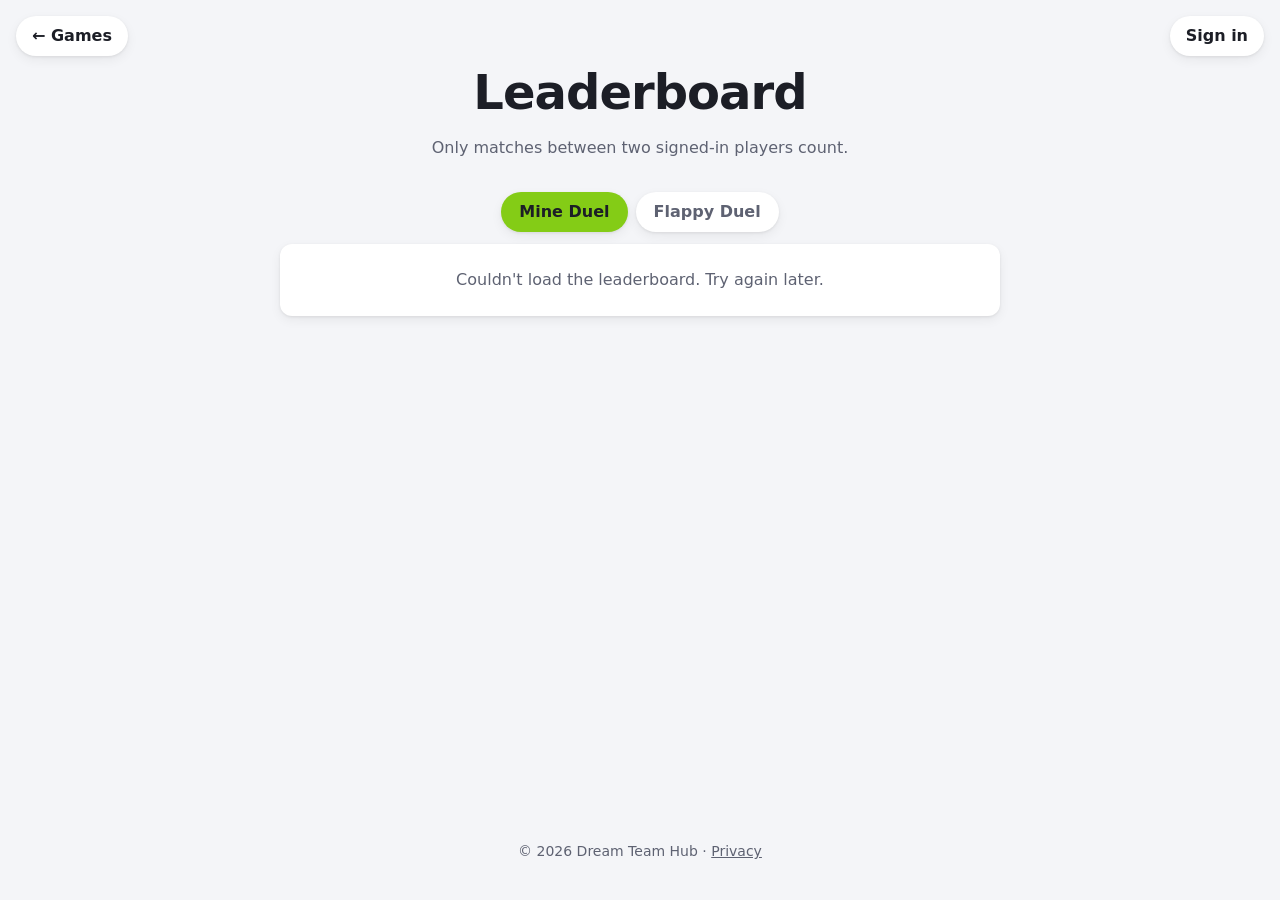
<file: leaderboard.html>
<!doctype html>
<html lang="en">
<head>
  <meta charset="utf-8">
  <meta name="viewport" content="width=device-width, initial-scale=1">
  <title>Leaderboard ~ Dream Team Hub</title>
  <meta name="description" content="Top players across Dream Team Hub games.">
  <link rel="canonical" href="https://dreamteamhub.ca/leaderboard.html">
  <link rel="icon" href="data:image/svg+xml,<svg xmlns='http://www.w3.org/2000/svg' viewBox='0 0 100 100'><text y='.9em' font-size='90'>✨</text></svg>">
  <link rel="stylesheet" href="css/styles.css">
</head>
<body>
  <header class="site-header">
    <nav class="site-nav" aria-label="Site">
      <a class="pill-link" href="/">&larr; Games</a>
    </nav>
    <!-- Filled in by js/account.js: "Sign in", or the player's name with a menu. -->
    <div id="account" class="account"></div>
    <h1>Leaderboard</h1>
    <p class="tagline">Only matches between two signed-in players count.</p>
  </header>

  <main>
    <!-- Tabs and table filled in by js/leaderboard.js. -->
    <section class="leaderboard" aria-label="Leaderboards">
      <div id="leaderboard-tabs" class="leaderboard__tabs" role="tablist" aria-label="Game"></div>
      <div id="leaderboard-panel" class="leaderboard__panel" role="tabpanel"></div>
    </section>
  </main>

  <footer class="site-footer">
    <p>&copy; <span id="year"></span> Dream Team Hub &middot; <a href="privacy.html">Privacy</a></p>
  </footer>

  <script>document.getElementById("year").textContent = new Date().getFullYear();</script>
  <script src="js/account.js"></script>
  <script src="js/leaderboard.js"></script>
</body>
</html>
</file>
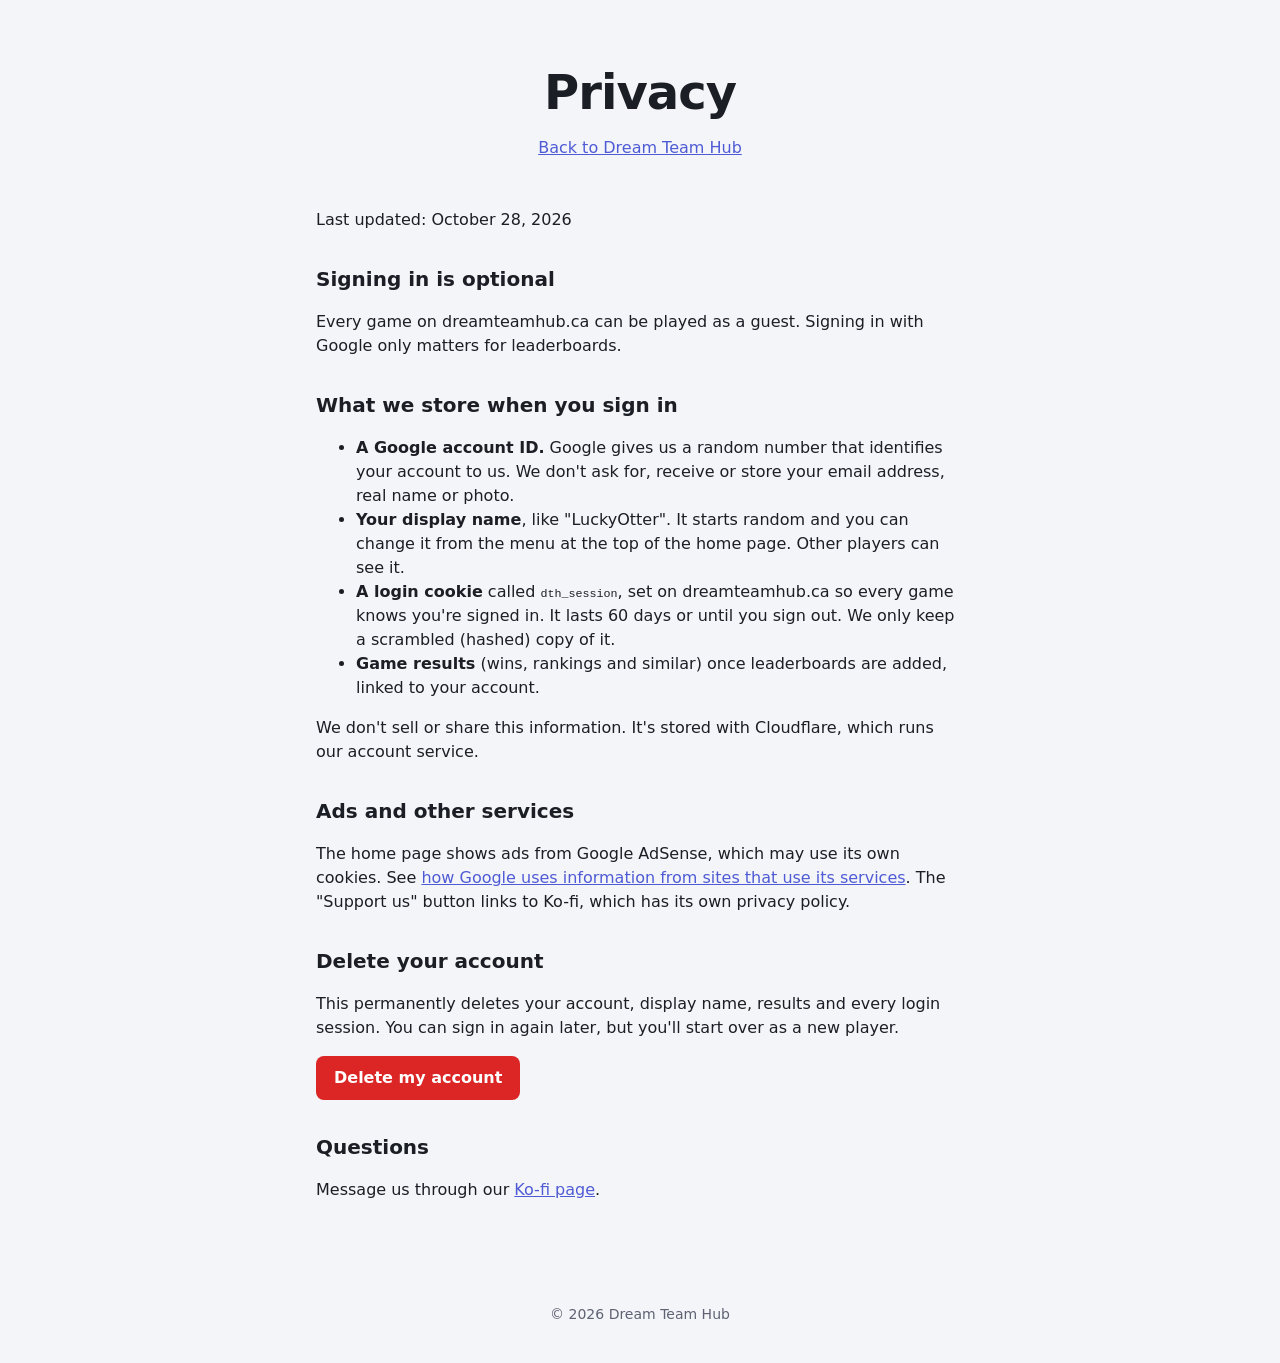
<file: privacy.html>
<!doctype html>
<html lang="en">
<head>
  <meta charset="utf-8">
  <meta name="viewport" content="width=device-width, initial-scale=1">
  <title>Privacy ~ Dream Team Hub</title>
  <meta name="description" content="What Dream Team Hub stores when you sign in, and how to delete it.">
  <link rel="canonical" href="https://dreamteamhub.ca/privacy.html">
  <link rel="icon" href="data:image/svg+xml,<svg xmlns='http://www.w3.org/2000/svg' viewBox='0 0 100 100'><text y='.9em' font-size='90'>✨</text></svg>">
  <link rel="stylesheet" href="css/styles.css">
</head>
<body>
  <header class="site-header">
    <h1>Privacy</h1>
    <p class="tagline"><a href="/">Back to Dream Team Hub</a></p>
  </header>

  <main class="prose">
    <p>Last updated: October 28, 2026</p>

    <h2>Signing in is optional</h2>
    <p>Every game on dreamteamhub.ca can be played as a guest. Signing in with Google only matters
      for leaderboards.</p>

    <h2>What we store when you sign in</h2>
    <ul>
      <li><strong>A Google account ID.</strong> Google gives us a random number that identifies your
        account to us. We don't ask for, receive or store your email address, real name or photo.</li>
      <li><strong>Your display name</strong>, like "LuckyOtter". It starts random and you can change it
        from the menu at the top of the home page. Other players can see it.</li>
      <li><strong>A login cookie</strong> called <code>dth_session</code>, set on dreamteamhub.ca so every
        game knows you're signed in. It lasts 60 days or until you sign out. We only keep a scrambled
        (hashed) copy of it.</li>
      <li><strong>Game results</strong> (wins, rankings and similar) once leaderboards are added, linked
        to your account.</li>
    </ul>
    <p>We don't sell or share this information. It's stored with Cloudflare, which runs our account
      service.</p>

    <h2>Ads and other services</h2>
    <p>The home page shows ads from Google AdSense, which may use its own cookies. See
      <a href="https://policies.google.com/technologies/ads">how Google uses information from sites
      that use its services</a>. The "Support us" button links to Ko-fi, which has its own privacy
      policy.</p>

    <h2>Delete your account</h2>
    <p>This permanently deletes your account, display name, results and every login session. You can
      sign in again later, but you'll start over as a new player.</p>
    <form id="delete-account" class="danger-form" method="post" action="https://account.dreamteamhub.ca/me/delete">
      <button type="submit" class="danger-button">Delete my account</button>
    </form>
    <p id="deleted" class="notice" hidden>Your account has been deleted.</p>

    <h2>Questions</h2>
    <p>Message us through our <a href="https://ko-fi.com/abtea">Ko-fi page</a>.</p>
  </main>

  <footer class="site-footer">
    <p>&copy; <span id="year"></span> Dream Team Hub</p>
  </footer>

  <script>
    document.getElementById("year").textContent = new Date().getFullYear();

    // Come back here afterwards, with a note that it worked.
    var form = document.getElementById("delete-account");
    var back = location.origin + location.pathname + "?deleted=1";
    form.action += "?return=" + encodeURIComponent(back);
    form.addEventListener("submit", function (event) {
      if (!confirm("Delete your Dream Team Hub account? This can't be undone.")) event.preventDefault();
    });
    if (new URLSearchParams(location.search).has("deleted")) {
      document.getElementById("deleted").hidden = false;
    }
  </script>
</body>
</html>
</file>
<file: css/styles.css>
:root {
  --bg: #f4f5f8;
  --surface: #ffffff;
  --text: #1c1e26;
  --muted: #5e6272;
  --accent: #4f5bd5;
  --card-fallback: linear-gradient(135deg, #4f5bd5, #2a2f6b);
  --shadow: 0 1px 3px rgba(0, 0, 0, 0.08), 0 4px 12px rgba(0, 0, 0, 0.06);
  --shadow-hover: 0 4px 10px rgba(0, 0, 0, 0.12), 0 12px 28px rgba(0, 0, 0, 0.12);
  --radius: 12px;
}

@media (prefers-color-scheme: dark) {
  :root {
    --bg: #121319;
    --surface: #1c1e27;
    --text: #eceef4;
    --muted: #a2a6b6;
    --accent: #8b95ff;
    --shadow: 0 1px 3px rgba(0, 0, 0, 0.4);
    --shadow-hover: 0 8px 24px rgba(0, 0, 0, 0.5);
  }
}

*,
*::before,
*::after {
  box-sizing: border-box;
}

body {
  margin: 0;
  min-height: 100vh;
  display: flex;
  flex-direction: column;
  background: var(--bg);
  color: var(--text);
  font-family: system-ui, -apple-system, "Segoe UI", Roboto, Helvetica, Arial, sans-serif;
  line-height: 1.5;
}

main {
  flex: 1;
  width: 100%;
  max-width: 1200px;
  margin: 0 auto;
  padding: 0 16px 48px;
}

.site-header {
  position: relative;
  text-align: center;
  padding: 56px 16px 32px;
}

/* ---------- Site nav (top left) ---------- */

.site-nav {
  position: absolute;
  top: 16px;
  left: 16px;
  z-index: 10;
}

/* ---------- Account (sign-in, top right) ---------- */

.account {
  position: absolute;
  top: 16px;
  right: 16px;
  z-index: 10;
  text-align: left;
}

/* Pill buttons in the header corners: "Leaderboard" / "Games" on the left, the account on the right. */
.pill-link,
.account__signin,
.account__name {
  display: inline-block;
  padding: 8px 16px;
  border: 0;
  border-radius: 999px;
  background: var(--surface);
  box-shadow: var(--shadow);
  color: var(--text);
  font: inherit;
  font-weight: 600;
  text-decoration: none;
  cursor: pointer;
  transition: box-shadow 0.2s ease;
}

.pill-link:hover,
.account__signin:hover,
.account__name:hover,
.account__name[aria-expanded="true"] {
  box-shadow: 0 0 0 3px rgba(132, 204, 22, 0.5), var(--shadow);
}

.pill-link:focus-visible,
.account__signin:focus-visible,
.account__name:focus-visible {
  outline: 3px solid var(--accent);
  outline-offset: 3px;
}

.account__name::after {
  content: " \25BE";
  color: var(--muted);
}

.account__panel {
  position: absolute;
  top: calc(100% + 8px);
  right: 0;
  width: min(280px, calc(100vw - 32px));
  padding: 16px;
  border-radius: var(--radius);
  background: var(--surface);
  box-shadow: var(--shadow-hover);
}

.account__panel[hidden] {
  display: none;
}

.account__label {
  margin: 0;
  color: var(--muted);
  font-size: 0.8rem;
}

.account__current {
  margin: 0 0 12px;
  font-size: 1.1rem;
  font-weight: 600;
}

.account__rename {
  display: grid;
  grid-template-columns: 1fr 1fr;
  gap: 8px;
}

.account__rename select {
  min-width: 0;
  padding: 6px;
  border: 1px solid var(--muted);
  border-radius: 8px;
  background: var(--bg);
  color: var(--text);
  font: inherit;
}

.account__save,
.account__signout {
  padding: 8px 12px;
  border: 0;
  border-radius: 8px;
  font: inherit;
  font-weight: 600;
  cursor: pointer;
}

.account__save {
  grid-column: 1 / -1;
  background: #84cc16;
  color: #1c1e26;
}

.account__save:disabled {
  opacity: 0.6;
  cursor: default;
}

.account__status {
  grid-column: 1 / -1;
  margin: 0;
  min-height: 1.2em;
  color: var(--muted);
  font-size: 0.85rem;
}

.account__logout {
  margin: 12px 0 0;
  padding-top: 12px;
  border-top: 1px solid var(--bg);
}

.account__signout {
  width: 100%;
  background: var(--bg);
  color: var(--text);
}

.account__privacy {
  display: block;
  margin-top: 10px;
  color: var(--muted);
  font-size: 0.8rem;
  text-align: center;
}

/* Small screens: keep the button clear of the centered title. */
@media (max-width: 520px) {
  .site-header {
    padding-top: 64px;
  }
}

.site-header h1 {
  margin: 0;
  font-size: clamp(2rem, 5vw, 3rem);
  letter-spacing: -0.02em;
}

.tagline {
  margin: 8px 0 0;
  color: var(--muted);
}

/* ---------- Ko-fi ---------- */

.kofi-button {
  display: flex;
  align-items: center;
  justify-content: center;
  gap: 10px;
  font-family: 'DM Sans', sans-serif !important;
  width: 100%;
  margin: 0 0 32px;
  padding: 16px;
  border-radius: var(--radius);
  background: #84cc16;
  color: #1c1e26;
  font-weight: 600;
  font-size: 1.1rem;
  text-align: center;
  text-decoration: none;
  box-shadow: var(--shadow);
  transition: transform 0.2s ease, box-shadow 0.2s ease;
}

.kofi-button__icon {
  height: 1.6em;
  width: auto;
}

.kofi-button:hover,
.kofi-button:focus-visible {
  transform: translateY(-2px);
  box-shadow: var(--shadow-hover);
}

.kofi-button:focus-visible {
  outline: 3px solid var(--accent);
  outline-offset: 3px;
}

/* ---------- Plaza banner ---------- */

.plaza-banner {
  display: flex;
  overflow: hidden;
  margin: 0 0 32px;
  border-radius: var(--radius);
  background: var(--surface);
  box-shadow: var(--shadow);
  color: inherit;
  text-decoration: none;
  transition: transform 0.2s ease, box-shadow 0.2s ease;
}

.plaza-banner:hover,
.plaza-banner:focus-visible {
  transform: translateY(-3px);
  box-shadow: 0 0 0 5px rgba(132, 204, 22, 0.5), var(--shadow-hover);
}

.plaza-banner:focus-visible {
  outline: 3px solid var(--accent);
  outline-offset: 3px;
}

.plaza-banner__media {
  flex: 0 0 58%;
  aspect-ratio: 16 / 9;
  background: #24452a;
}

.plaza-banner__media img {
  display: block;
  width: 100%;
  height: 100%;
  object-fit: cover;
}

.plaza-banner__body {
  display: flex;
  flex-direction: column;
  justify-content: center;
  align-items: flex-start;
  gap: 10px;
  padding: 24px 32px;
}

.plaza-banner__badge {
  padding: 4px 10px;
  border-radius: 999px;
  background: rgba(132, 204, 22, 0.18);
  color: #4d7c0f;
  font-size: 0.8rem;
  font-weight: 600;
  text-transform: uppercase;
  letter-spacing: 0.04em;
}

.plaza-banner__title {
  margin: 0;
  font-size: clamp(1.4rem, 3vw, 2rem);
  letter-spacing: -0.01em;
}

.plaza-banner__text {
  margin: 0;
  color: var(--muted);
}

.plaza-banner__cta {
  margin-top: 6px;
  padding: 10px 18px;
  border-radius: 8px;
  background: #84cc16;
  color: #1c1e26;
  font-weight: 600;
}

@media (prefers-color-scheme: dark) {
  .plaza-banner__badge {
    color: #a3e635;
  }
}

/* Narrow screens: picture on top, text below, like a big card. */
@media (max-width: 700px) {
  .plaza-banner {
    flex-direction: column;
  }

  .plaza-banner__media {
    flex-basis: auto;
  }

  .plaza-banner__body {
    padding: 18px 20px 22px;
  }
}

@media (prefers-reduced-motion: reduce) {
  .plaza-banner {
    transition: none;
  }
}

/* ---------- Grid ---------- */

/* Flex (not grid) so an incomplete last row is centered instead of left-aligned. */
.grid {
  --cols: 3;
  --gap: 24px;
  display: flex;
  flex-wrap: wrap;
  justify-content: center;
  gap: var(--gap);
}

.grid > .card {
  flex: 0 0 calc((100% - (var(--cols) - 1) * var(--gap)) / var(--cols));
}

@media (max-width: 800px) {
  .grid {
    --cols: 2;
  }
}

@media (max-width: 520px) {
  .grid {
    --cols: 1;
  }
}

.empty {
  flex: 1 1 100%;
  text-align: center;
  color: var(--muted);
}

/* ---------- Card ---------- */

.card {
  display: flex;
  flex-direction: column;
  overflow: hidden;
  border-radius: var(--radius);
  background: var(--surface);
  box-shadow: var(--shadow);
  color: inherit;
  text-decoration: none;
  transition: transform 0.2s ease, box-shadow 0.2s ease;
}

.card:hover,
.card:focus-visible {
  transform: translateY(-3px);
  /* 5px ring drawn as a shadow so it doesn't change the card's size or shift the grid. */
  box-shadow: 0 0 0 5px rgba(132, 204, 22, 0.5), var(--shadow-hover);
}

.card:focus-visible {
  outline: 3px solid var(--accent);
  outline-offset: 3px;
}

.card__media {
  position: relative;
  aspect-ratio: 1 / 1;
  background: var(--card-fallback);
  overflow: hidden;
}

/* "More coming soon" placeholder: same footprint as a project card, not clickable. */
.card--soon {
  border: 2px dashed var(--muted);
  background: transparent;
  box-shadow: none;
  color: var(--muted);
}

.card--soon:hover {
  transform: none;
  box-shadow: none;
}

.card--soon .card__media {
  display: flex;
  align-items: center;
  justify-content: center;
  background: none;
  font-size: 1.4rem;
  font-weight: 600;
  text-align: center;
}

.card__media img {
  display: block;
  width: 100%;
  height: 100%;
  object-fit: cover;
  transition: filter 0.25s ease;
}

/*
 * Darken the image itself rather than laying a dark box over it: at the card's
 * rounded, anti-aliased edges a semi-transparent box never quite covers the image,
 * which left a thin bright line around the corners.
 */
.card:hover .card__media img,
.card:focus-visible .card__media img {
  filter: brightness(0.3);
}

.card__overlay {
  position: absolute;
  inset: 0;
  display: flex;
  align-items: center;
  justify-content: center;
  padding: 20px;
  opacity: 0;
  transition: opacity 0.25s ease;
}

.card:hover .card__overlay,
.card:focus-visible .card__overlay {
  opacity: 1;
}

.card__description {
  margin: 0;
  color: #fff;
  text-align: center;
  font-size: 0.95rem;
  transform: translateY(8px);
  transition: transform 0.25s ease;
}

.card:hover .card__description,
.card:focus-visible .card__description {
  transform: translateY(0);
}

.card__title {
  margin: 0;
  padding: 14px 16px;
  font-size: 1.1rem;
  font-weight: 600;
}

/* Touch devices have no hover: show the description on a partial overlay instead. */
@media (hover: none) {
  .card__overlay {
    opacity: 1;
    align-items: flex-end;
    background: linear-gradient(to top, rgba(0, 0, 0, 0.75), rgba(0, 0, 0, 0) 70%);
  }

  .card__description {
    transform: none;
    text-align: left;
    font-size: 0.875rem;
  }
}

@media (prefers-reduced-motion: reduce) {
  .card,
  .card__media img,
  .card__overlay,
  .card__description {
    transition: none;
  }
}

/* ---------- Footer ---------- */

.site-footer {
  text-align: center;
  padding: 24px 16px;
  color: var(--muted);
  font-size: 0.875rem;
}

.site-footer a {
  color: inherit;
}

/* ---------- Leaderboard ---------- */

.leaderboard__tabs {
  display: flex;
  flex-wrap: wrap;
  justify-content: center;
  gap: 8px;
  margin-bottom: 12px;
}

.leaderboard__tab {
  padding: 8px 18px;
  border: 0;
  border-radius: 999px;
  background: var(--surface);
  box-shadow: var(--shadow);
  color: var(--muted);
  font: inherit;
  font-weight: 600;
  cursor: pointer;
}

.leaderboard__tab[aria-selected="true"] {
  background: #84cc16;
  color: #1c1e26;
}

.leaderboard__tab:focus-visible {
  outline: 3px solid var(--accent);
  outline-offset: 3px;
}

.leaderboard__panel {
  max-width: 720px;
  margin: 0 auto;
  border-radius: var(--radius);
  background: var(--surface);
  box-shadow: var(--shadow);
}

.leaderboard__table {
  width: 100%;
  border-collapse: collapse;
}

.leaderboard__table th,
.leaderboard__table td {
  padding: 12px 16px;
  text-align: left;
}

.leaderboard__table th {
  color: var(--muted);
  font-size: 0.85rem;
  font-weight: 600;
  border-bottom: 1px solid var(--bg);
}

.leaderboard__table tbody tr + tr td {
  border-top: 1px solid var(--bg);
}

.leaderboard__table .rank {
  width: 3em;
  color: var(--muted);
}

.leaderboard__table .num {
  text-align: right;
  font-variant-numeric: tabular-nums;
}

/* Top three stand out. */
.leaderboard__table tbody tr:nth-child(-n + 3) td {
  font-weight: 600;
}

.leaderboard__empty {
  margin: 0;
  padding: 24px 16px;
  color: var(--muted);
  text-align: center;
}

@media (max-width: 520px) {
  .leaderboard__table th,
  .leaderboard__table td {
    padding: 10px 8px;
  }
}

/* Hover (or tap/focus) text, e.g. the account number on a name or W / L on a ratio. */
.tip {
  position: relative;
  border-bottom: 1px dotted var(--muted);
  cursor: help;
}

.tip:focus-visible {
  outline: 2px solid var(--accent);
  outline-offset: 2px;
}

.tip::after {
  content: attr(data-tip);
  position: absolute;
  bottom: calc(100% + 6px);
  left: 50%;
  z-index: 5;
  padding: 4px 8px;
  border-radius: 6px;
  background: var(--text);
  color: var(--bg);
  font-size: 0.8rem;
  font-weight: 600;
  white-space: nowrap;
  pointer-events: none;
  opacity: 0;
  transform: translate(-50%, 4px);
  transition: opacity 0.15s ease, transform 0.15s ease;
}

.tip:hover::after,
.tip:focus::after {
  opacity: 1;
  transform: translate(-50%, 0);
}

/* Numbers sit at the right edge: keep their tips on screen. */
.num .tip::after {
  left: auto;
  right: 0;
  transform: translateY(4px);
}

.num .tip:hover::after,
.num .tip:focus::after {
  transform: none;
}

.visually-hidden {
  position: absolute;
  width: 1px;
  height: 1px;
  overflow: hidden;
  clip: rect(0 0 0 0);
  white-space: nowrap;
}

/* ---------- Text pages (privacy) ---------- */

.prose {
  max-width: 680px;
}

.prose h2 {
  margin: 32px 0 8px;
  font-size: 1.25rem;
}

.prose a,
.tagline a {
  color: var(--accent);
}

.prose code {
  font-size: 0.9em;
}

.danger-button {
  padding: 10px 18px;
  border: 0;
  border-radius: 8px;
  background: #dc2626;
  color: #fff;
  font: inherit;
  font-weight: 600;
  cursor: pointer;
}

.danger-button:focus-visible {
  outline: 3px solid var(--accent);
  outline-offset: 3px;
}

.notice {
  padding: 10px 14px;
  border-radius: 8px;
  background: rgba(132, 204, 22, 0.18);
}
</file>
